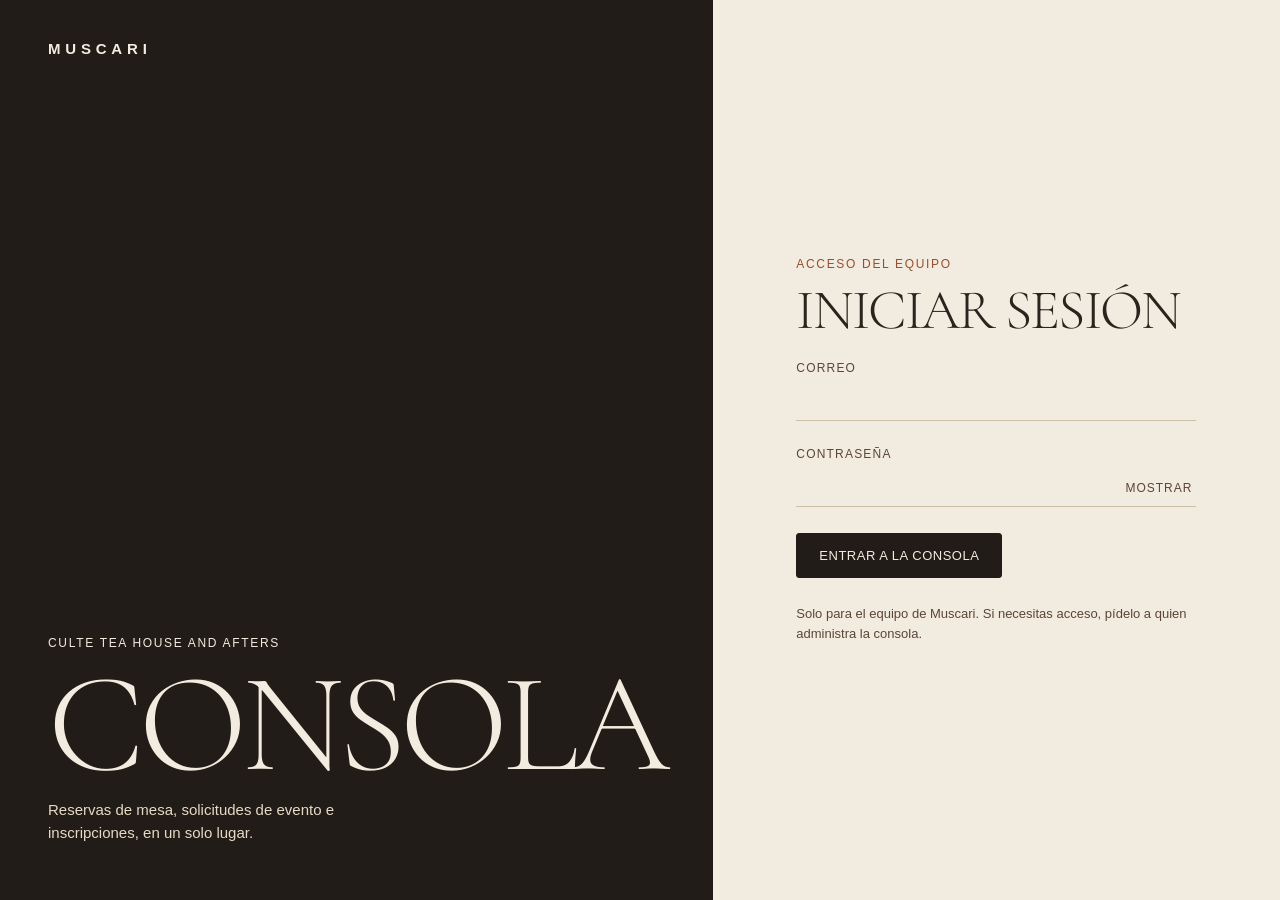
<file: index.html>
<!doctype html>
<html lang="es">

<head>
  <meta charset="UTF-8" />
  <meta name="viewport" content="width=device-width, initial-scale=1.0" />
  <meta name="robots" content="noindex, nofollow" />

  <title>Iniciar sesión — Consola Muscari</title>

  <link href="https://api.fontshare.com/v2/css?f[]=satoshi@500,700&display=swap" rel="stylesheet" />
  <link rel="preconnect" href="https://fonts.googleapis.com" />
  <link href="https://fonts.googleapis.com/css2?family=Cormorant+Garamond:wght@300;400&display=swap" rel="stylesheet" />

  <link rel="stylesheet" href="css/consola.css" />
</head>

<body class="login-body">
  <main class="login">
    <!-- PANEL DE MARCA -->
    <section class="login__brand">
      <span class="login__logo">MUSCARI</span>

      <div class="login__brand-text">
        <span class="eyebrow">Culte tea house and afters</span>
        <h1 class="login__title">Consola</h1>
        <p class="login__lead">
          Reservas de mesa, solicitudes de evento e inscripciones, en un solo lugar.
        </p>
      </div>
    </section>

    <!-- FORMULARIO DE ACCESO -->
    <section class="login__panel">
      <form class="login__form" id="form-login" novalidate>
        <div class="login__heading">
          <span class="eyebrow eyebrow--terracotta">Acceso del equipo</span>
          <h2 class="login__subtitle">Iniciar sesión</h2>
        </div>

        <div class="field">
          <label for="usuario">Correo</label>
          <input type="email" id="usuario" name="usuario" autocomplete="username" autocapitalize="none"
            spellcheck="false" required />
        </div>

        <div class="field">
          <label for="clave">Contraseña</label>
          <div class="field__password">
            <input type="password" id="clave" name="clave" autocomplete="current-password" required />
            <button type="button" class="field__toggle" id="ver-clave" aria-pressed="false">Mostrar</button>
          </div>
        </div>

        <p class="login__error" id="login-error" role="alert" hidden></p>

        <button type="submit" class="btn btn--dark login__submit">Entrar a la consola</button>

        <p class="login__note">
          Solo para el equipo de Muscari. Si necesitas acceso, pídelo a quien administra la consola.
        </p>
      </form>
    </section>
  </main>

  <script src="js/auth.js"></script>
  <script>
    (function () {
      "use strict";

      // Si ya hay sesión activa, ir directo a la consola.
      if (window.MuscariAuth.haySesion()) {
        window.location.replace("consola.html");
        return;
      }

      var form = document.getElementById("form-login");
      var errorEl = document.getElementById("login-error");
      var claveInput = document.getElementById("clave");
      var toggle = document.getElementById("ver-clave");

      // Botón Mostrar/Ocultar: alterna entre ver la contraseña y esconderla.
      toggle.addEventListener("click", function () {
        var visible = claveInput.type === "text";
        claveInput.type = visible ? "password" : "text";
        toggle.textContent = visible ? "Mostrar" : "Ocultar";
        toggle.setAttribute("aria-pressed", visible ? "false" : "true");
      });

      // Al enviar el formulario: revisa que haya correo y contraseña e intenta iniciar sesión.
      // Si sale bien entra a la consola; si no, muestra el error.
      form.addEventListener("submit", async function (event) {
        // preventDefault va antes de cualquier await, o el formulario se enviaría.
        event.preventDefault();

        var usuario = form.usuario.value.trim();
        var clave = form.clave.value;

        if (!usuario || !clave) {
          errorEl.textContent = "Escribe tu correo y tu contraseña.";
          errorEl.hidden = false;
          return;
        }

        var boton = form.querySelector(".login__submit");
        boton.disabled = true;

        var ok = await window.MuscariAuth.iniciarSesion(usuario, clave);

        if (ok) {
          window.location.replace("consola.html");
          return;
        }

        boton.disabled = false;
        errorEl.textContent = "Correo o contraseña incorrectos. Intenta de nuevo.";
        errorEl.hidden = false;
        form.clave.value = "";
        form.clave.focus();
      });
    })();
  </script>
</body>

</html>
</file>
<file: css/consola.css>
/* =========================================================
   CONSOLA MUSCARI — estilos
   Misma identidad visual del sitio: crema, tierra, verde y
   terracota; títulos en Cormorant Garamond y texto en Satoshi.
   MOBILE FIRST
========================================================= */

:root {
  --crema: #F2EBDF;
  --arena: #E6DAC6;
  --linea: #CDBFA8;
  --oscuro: #211C17;
  --texto: #2B241E;
  --texto-suave: #5A4636;
  --verde: #4D5E3A;
  --terracota: #B5613C;
  --terracota-texto: #9A4E2B;
  --blanco: #FFFFFF;
}

* {
  box-sizing: border-box;
}

html {
  scroll-behavior: smooth;
}

body {
  margin: 0;

  background: var(--crema);
  color: var(--texto);

  font-family: Satoshi, "DM Sans", sans-serif;
  -webkit-font-smoothing: antialiased;
}

a {
  color: inherit;
  text-decoration: none;
}

button,
input,
select,
textarea {
  font-family: inherit;
}

:focus-visible {
  outline: 2px solid var(--terracota);
  outline-offset: 2px;
}

[hidden] {
  display: none !important;
}

.solo-lectores {
  position: absolute;

  width: 1px;
  height: 1px;

  overflow: hidden;
  clip: rect(0 0 0 0);
  white-space: nowrap;
}

.skip-link {
  position: absolute;
  top: -48px;
  left: 12px;
  z-index: 100;

  padding: 10px 14px;

  background: var(--crema);
  color: var(--texto);

  border-radius: 3px;
}

.skip-link:focus {
  top: 12px;
}

.eyebrow {
  font-size: 12px;

  text-transform: uppercase;

  letter-spacing: .14em;
}

.eyebrow--terracotta {
  color: var(--terracota-texto);
}


/* =========================
   BOTONES
========================= */

.btn {
  padding: 14px 22px;

  border: 1px solid var(--texto);
  border-radius: 3px;

  background: transparent;
  color: var(--texto);

  font-size: 13px;
  text-transform: uppercase;
  letter-spacing: .04em;

  cursor: pointer;

  transition: background .4s, color .4s, border-color .4s, opacity .3s;
}

.btn:hover {
  background: var(--texto);
  color: var(--crema);
}

.btn[disabled] {
  opacity: .55;
  cursor: default;
}

.btn--dark {
  background: var(--oscuro);
  border-color: var(--oscuro);
  color: var(--crema);
}

.btn--dark:hover {
  background: var(--verde);
  border-color: var(--verde);
}

.btn--outline:hover {
  background: var(--texto);
}

.btn--green {
  background: var(--verde);
  border-color: var(--verde);
  color: var(--crema);
}

.btn--green:hover {
  background: var(--oscuro);
  border-color: var(--oscuro);
}

.btn--danger {
  border-color: var(--terracota-texto);
  color: var(--terracota-texto);
}

.btn--danger:hover {
  background: var(--terracota-texto);
  border-color: var(--terracota-texto);
  color: var(--crema);
}

.btn--ghost-light {
  border-color: var(--crema);
  color: var(--crema);
}

.btn--ghost-light:hover {
  background: var(--crema);
  color: var(--oscuro);
}

.btn--small {
  padding: 9px 14px;
}


/* =========================
   CAMPOS DE FORMULARIO
========================= */

.field,
.campo {
  display: flex;
  flex-direction: column;

  gap: 8px;
}

.field label,
.campo label {
  font-size: 12px;

  text-transform: uppercase;

  letter-spacing: .1em;

  color: var(--texto-suave);
}

.field input,
.campo input,
.campo select {
  width: 100%;

  padding: 10px 2px;

  background: transparent;

  border: 0;
  border-bottom: 1px solid var(--linea);
  border-radius: 0;

  font-size: 15px;
  color: var(--texto);

  transition: border-color .3s;
}

.field input:focus,
.campo input:focus,
.campo select:focus {
  outline: none;

  border-bottom-color: var(--terracota);
}

.field__password {
  position: relative;
}

.field__password input {
  padding-right: 84px;
}

.field__toggle {
  position: absolute;
  right: 0;
  top: 50%;

  transform: translateY(-50%);

  padding: 6px 4px;

  background: transparent;
  border: 0;

  color: var(--texto-suave);

  font-size: 12px;
  text-transform: uppercase;
  letter-spacing: .08em;

  cursor: pointer;
}

.field__toggle:hover {
  color: var(--terracota-texto);
}


/* =========================
   INICIO DE SESIÓN
========================= */

.login {
  min-height: 100vh;

  display: grid;
  grid-template-columns: 1fr;
}

.login__brand {
  display: flex;
  flex-direction: column;
  justify-content: space-between;

  gap: 48px;

  padding: 28px clamp(20px, 4vw, 48px) 40px;

  background: var(--oscuro);
  color: var(--crema);
}

.login__logo {
  font-size: 15px;
  font-weight: 700;
  letter-spacing: .32em;
}

.login__brand-text {
  display: flex;
  flex-direction: column;

  gap: 18px;
}

.login__title {
  margin: 0;

  font-family: "Cormorant Garamond", serif;
  font-weight: 300;

  font-size: clamp(64px, 11vw, 150px);

  line-height: .8;

  letter-spacing: -.04em;

  text-transform: uppercase;
}

.login__lead {
  max-width: 380px;

  margin: 0;

  color: var(--arena);

  font-size: 15px;
  line-height: 1.5;
}

.login__panel {
  display: flex;
  align-items: center;
  justify-content: center;

  padding: 48px clamp(20px, 4vw, 48px);
}

.login__form {
  width: 100%;
  max-width: 400px;

  display: flex;
  flex-direction: column;

  gap: 26px;
}

.login__heading {
  display: flex;
  flex-direction: column;

  gap: 14px;
}

.login__subtitle {
  margin: 0;

  font-family: "Cormorant Garamond", serif;
  font-weight: 300;

  font-size: clamp(40px, 5vw, 56px);

  line-height: .9;

  letter-spacing: -.03em;

  text-transform: uppercase;
}

.login__error {
  margin: 0;

  color: var(--terracota-texto);

  font-size: 14px;
  line-height: 1.4;
}

.login__submit {
  align-self: flex-start;
}

.login__note {
  margin: 0;

  color: var(--texto-suave);

  font-size: 13px;
  line-height: 1.5;
}


/* =========================
   CONSOLA — ESTRUCTURA
========================= */

.topbar {
  position: sticky;
  top: 0;
  z-index: 20;

  display: flex;
  flex-wrap: wrap;
  align-items: center;
  justify-content: space-between;

  gap: 12px 24px;

  padding: 16px clamp(16px, 3vw, 32px);

  background: var(--oscuro);
  color: var(--crema);
}

.topbar__brand {
  display: flex;
  align-items: baseline;

  gap: 16px;
}

.topbar__logo {
  font-size: 15px;
  font-weight: 700;
  letter-spacing: .32em;
}

.topbar__tag {
  font-size: 12px;
  text-transform: uppercase;
  letter-spacing: .14em;

  color: var(--arena);
}

.topbar__user {
  display: flex;
  align-items: center;

  gap: 16px;
}

.topbar__name {
  font-size: 13px;

  color: var(--arena);
}

.topbar .btn {
  padding: 10px 16px;
}

.shell {
  display: grid;
  grid-template-columns: minmax(0, 1fr);

  min-height: calc(100vh - 66px);
}

.sidebar {
  background: var(--arena);

  border-bottom: 1px solid var(--linea);
}

.sidebar__list {
  display: flex;

  margin: 0;
  padding: 0 8px;

  list-style: none;

  overflow-x: auto;
}

.sidebar__link {
  display: flex;
  align-items: center;

  gap: 10px;

  padding: 16px 14px;

  border-bottom: 2px solid transparent;

  font-size: 13px;
  text-transform: uppercase;
  letter-spacing: .04em;
  white-space: nowrap;

  color: var(--texto-suave);

  transition: color .3s, border-color .3s;
}

.sidebar__link:hover {
  color: var(--texto);
}

.sidebar__link[aria-current="page"] {
  color: var(--texto);

  border-bottom-color: var(--terracota);
}

.sidebar__badge {
  min-width: 22px;

  padding: 2px 7px;

  background: var(--terracota-texto);
  color: var(--crema);

  border-radius: 999px;

  font-size: 12px;
  text-align: center;
  letter-spacing: 0;
}

.content {
  min-width: 0;

  padding: clamp(24px, 4vw, 48px) clamp(16px, 3vw, 40px) 80px;
}

.content:focus {
  outline: none;
}

.banner {
  margin: 0 0 28px;

  padding: 12px 16px;

  background: var(--arena);
  border-left: 3px solid var(--terracota);

  color: var(--texto-suave);

  font-size: 13px;
  line-height: 1.5;
}

.cargando {
  color: var(--texto-suave);
}

.error-caja {
  display: flex;
  flex-direction: column;
  align-items: flex-start;

  gap: 16px;

  padding: 24px;

  border: 1px solid var(--linea);
  color: var(--terracota-texto);
}

.error-caja p {
  margin: 0;
}


/* =========================
   ENCABEZADO DE VISTA
========================= */

.encabezado {
  display: flex;
  flex-wrap: wrap;
  align-items: flex-end;
  justify-content: space-between;

  gap: 16px 24px;

  margin-bottom: 32px;
}

.encabezado__titulo {
  margin: 0 0 12px;

  font-family: "Cormorant Garamond", serif;
  font-weight: 300;

  font-size: clamp(44px, 6vw, 80px);

  line-height: .84;

  letter-spacing: -.04em;

  text-transform: uppercase;
}

.encabezado__texto {
  max-width: 460px;

  margin: 0;

  color: var(--texto-suave);

  font-size: 15px;
  line-height: 1.5;
}

.encabezado__acciones {
  display: flex;
  flex-wrap: wrap;
  align-items: center;

  gap: 12px;
}


/* =========================
   RESUMEN
========================= */

.tarjetas {
  display: grid;
  grid-template-columns: 1fr;

  gap: 16px;

  margin-bottom: 32px;
}

.tarjeta {
  display: flex;
  flex-direction: column;

  gap: 8px;

  padding: 24px;

  background: var(--oscuro);
  color: var(--crema);

  transition: background .5s;
}

.tarjeta:nth-child(2) {
  background: var(--verde);
}

.tarjeta:nth-child(3) {
  background: var(--texto-suave);
}

.tarjeta:hover {
  background: #000;
}

.tarjeta__numero {
  font-family: "Cormorant Garamond", serif;
  font-weight: 300;

  font-size: 72px;

  line-height: .9;

  letter-spacing: -.03em;
}

.tarjeta__texto {
  font-size: 14px;
}

.tarjeta__pie {
  margin-top: 8px;

  color: var(--arena);

  font-size: 12px;
  text-transform: uppercase;
  letter-spacing: .1em;
}

.doble {
  display: grid;
  grid-template-columns: 1fr;

  gap: 24px;
}

.panel {
  padding: 24px;

  border: 1px solid var(--linea);
}

.panel__titulo {
  margin: 0 0 16px;

  font-size: 12px;
  font-weight: 500;
  text-transform: uppercase;
  letter-spacing: .14em;

  color: var(--terracota-texto);
}

.lista-corta {
  margin: 0;
  padding: 0;

  list-style: none;
}

.lista-corta li + li {
  border-top: 1px solid var(--linea);
}

.lista-corta__item {
  width: 100%;

  display: flex;
  align-items: center;
  justify-content: space-between;

  gap: 16px;

  padding: 14px 0;

  background: transparent;
  border: 0;

  color: var(--texto);
  text-align: left;

  cursor: pointer;
}

.lista-corta__item:hover strong {
  color: var(--terracota-texto);
}

.lista-corta__quien {
  display: flex;
  flex-direction: column;

  gap: 4px;

  font-size: 14px;
}

.lista-corta__quien span {
  color: var(--texto-suave);

  font-size: 13px;
}

.vacio {
  margin: 0;

  color: var(--texto-suave);

  font-size: 14px;
}


/* =========================
   ESTADOS
========================= */

.estado {
  display: inline-block;

  padding: 4px 10px;

  border-radius: 999px;

  font-size: 12px;
  white-space: nowrap;
}

.estado--pendiente {
  background: #F3DCCD;
  color: #7A3A1B;
}

.estado--confirmada {
  background: #DCE5CD;
  color: #2F3D22;
}

.estado--cancelada {
  background: #E3DDD2;
  color: #5A4636;

  text-decoration: line-through;
}


/* =========================
   HERRAMIENTAS Y TABLA
========================= */

.herramientas {
  display: grid;
  grid-template-columns: 1fr;
  align-items: end;

  gap: 20px;

  margin-bottom: 20px;
}

.herramientas__contador {
  margin: 0;

  color: var(--texto-suave);

  font-size: 13px;
}

.tabla-caja {
  border: 1px solid var(--linea);
}

.tabla {
  width: 100%;

  border-collapse: collapse;

  font-size: 14px;
}

.tabla thead {
  /* En móvil cada fila es una tarjeta, no hace falta el encabezado visible */
  position: absolute;

  width: 1px;
  height: 1px;

  overflow: hidden;
  clip: rect(0 0 0 0);
}

.tabla tr {
  display: block;

  padding: 14px 16px;

  border-bottom: 1px solid var(--linea);
}

.tabla tr:last-child {
  border-bottom: 0;
}

.tabla td {
  display: flex;
  justify-content: space-between;

  gap: 16px;

  padding: 5px 0;
}

.tabla td[data-label]::before {
  content: attr(data-label);

  color: var(--texto-suave);

  font-size: 12px;
  text-transform: uppercase;
  letter-spacing: .08em;
}

.tabla__accion {
  justify-content: flex-end !important;

  padding-top: 10px !important;
}

td.vacio {
  display: block;

  padding: 24px 0;
}


/* =========================
   DETALLE (ventana)
========================= */

.detalle {
  width: min(560px, calc(100vw - 24px));
  max-height: calc(100vh - 24px);

  padding: 0;

  background: var(--crema);
  color: var(--texto);

  border: 1px solid var(--linea);
  border-radius: 3px;

  overflow-y: auto;
}

.detalle::backdrop {
  background: rgba(33, 28, 23, .6);
}

.detalle[open] {
  display: flex;
  flex-direction: column;
}

.detalle__head {
  display: flex;
  align-items: flex-start;
  justify-content: space-between;

  gap: 16px;

  padding: 24px 24px 18px;
}

.detalle__title {
  margin: 10px 0 6px;

  font-family: "Cormorant Garamond", serif;
  font-weight: 300;

  font-size: 44px;

  line-height: .9;

  letter-spacing: -.03em;

  text-transform: uppercase;
}

.detalle__meta {
  margin: 0;

  color: var(--texto-suave);

  font-size: 13px;
}

.detalle__close {
  padding: 8px 10px;

  background: transparent;
  border: 1px solid var(--linea);
  border-radius: 3px;

  color: var(--texto);

  font-size: 14px;

  cursor: pointer;
}

.detalle__close:hover {
  background: var(--arena);
}

.detalle__estado {
  display: flex;
  align-items: center;
  justify-content: space-between;

  padding: 12px 24px;

  background: var(--arena);

  font-size: 12px;
  text-transform: uppercase;
  letter-spacing: .1em;

  color: var(--texto-suave);
}

.detalle__lista {
  margin: 0;
  padding: 8px 24px;
}

.detalle__fila {
  display: grid;
  grid-template-columns: 1fr;

  gap: 4px;

  padding: 12px 0;

  border-bottom: 1px solid var(--linea);
}

.detalle__fila dt {
  color: var(--texto-suave);

  font-size: 12px;
  text-transform: uppercase;
  letter-spacing: .1em;
}

.detalle__fila dd {
  margin: 0;

  font-size: 15px;
  line-height: 1.5;

  overflow-wrap: anywhere;
}

.detalle__fila dd a {
  border-bottom: 1px solid var(--terracota);
}

.detalle__vacio {
  color: var(--texto-suave);
}

.detalle__acciones {
  display: flex;
  flex-wrap: wrap;

  gap: 12px;

  padding: 20px 24px 24px;
}


/* =========================
   AVISO
========================= */

.toast {
  position: fixed;
  left: 50%;
  bottom: 24px;
  z-index: 60;

  max-width: calc(100vw - 32px);

  padding: 14px 20px;

  background: var(--oscuro);
  color: var(--crema);

  border-radius: 3px;

  font-size: 14px;

  opacity: 0;
  transform: translate(-50%, 12px);
  pointer-events: none;

  transition: opacity .3s, transform .3s;
}

.toast--visible {
  opacity: 1;
  transform: translate(-50%, 0);
}


/* =========================
   CALENDARIO
========================= */

.cal-layout {
  display: grid;

  gap: 24px;

  align-items: start;
}

.cal {
  border: 1px solid var(--linea);

  background: transparent;
}

.cal__nav {
  display: flex;
  flex-wrap: wrap;
  align-items: center;
  justify-content: space-between;

  gap: 12px 16px;

  padding: 16px 18px;

  background: var(--arena);

  border-bottom: 1px solid var(--linea);
}

.cal__mes {
  margin: 0;

  font-family: "Cormorant Garamond", serif;
  font-weight: 300;

  font-size: clamp(32px, 4vw, 48px);

  line-height: .85;

  letter-spacing: -.03em;

  text-transform: uppercase;
}

.cal__nav-acciones {
  display: flex;
  flex-wrap: wrap;

  gap: 8px;
}

.cal__nombres,
.cal__dias {
  display: grid;
  grid-template-columns: repeat(7, minmax(0, 1fr));
}

.cal__nombre {
  padding: 10px 2px;

  border-bottom: 1px solid var(--linea);

  color: var(--texto-suave);

  font-size: 11px;
  text-align: center;
  text-transform: uppercase;
  letter-spacing: .06em;
}

.cal__dia {
  appearance: none;

  display: flex;
  flex-direction: column;
  align-items: center;
  justify-content: center;

  gap: 6px;

  min-height: 64px;
  padding: 8px 2px;

  background: transparent;
  color: var(--texto);

  border: 0;
  border-right: 1px solid var(--linea);
  border-bottom: 1px solid var(--linea);

  cursor: pointer;

  transition: background .25s, color .25s;
}

.cal__dia:nth-child(7n) {
  border-right: 0;
}

.cal__dia:nth-last-child(-n + 7) {
  border-bottom: 0;
}

.cal__numero {
  font-family: "Cormorant Garamond", serif;
  font-weight: 400;

  font-size: 22px;

  line-height: 1;
}

.cal__dia--otro {
  color: var(--texto-suave);
}

.cal__dia--hoy:not(.cal__dia--activo) {
  box-shadow: inset 0 -2px 0 var(--terracota);
}

.cal__dia:hover,
.cal__dia:focus-visible {
  background: var(--oscuro);
  color: var(--crema);

  z-index: 1;
}

.cal__dia--activo {
  background: var(--verde);
  color: var(--crema);
}

.cal__dia--activo:hover,
.cal__dia--activo:focus-visible {
  background: var(--oscuro);
}

.cal__marcas {
  display: flex;
  align-items: center;
  justify-content: center;

  gap: 5px;

  min-height: 8px;
}

.cal__punto {
  display: inline-block;

  width: 8px;
  height: 8px;

  border-radius: 50%;

  flex: none;
}

.cal__punto--mesa {
  background: var(--verde);

  box-shadow: 0 0 0 2px rgba(77, 94, 58, .28);
}

.cal__punto--evento {
  background: var(--terracota);

  box-shadow: 0 0 0 2px rgba(181, 97, 60, .28);
}

.cal__dia:hover .cal__punto--mesa,
.cal__dia:focus-visible .cal__punto--mesa,
.cal__dia--activo .cal__punto--mesa {
  background: var(--crema);

  box-shadow: 0 0 0 2px rgba(242, 235, 223, .4);
}

.cal__dia:hover .cal__punto--evento,
.cal__dia:focus-visible .cal__punto--evento,
.cal__dia--activo .cal__punto--evento {
  background: var(--arena);

  box-shadow: 0 0 0 2px rgba(230, 218, 198, .55);
}

.cal__leyenda {
  display: flex;
  flex-wrap: wrap;

  gap: 8px 20px;

  padding: 12px 18px;

  border-top: 1px solid var(--linea);

  color: var(--texto-suave);

  font-size: 12px;
  text-transform: uppercase;
  letter-spacing: .08em;
}

.cal__leyenda span {
  display: inline-flex;
  align-items: center;

  gap: 8px;
}

.dia-panel {
  padding: 24px;

  border: 1px solid var(--linea);
}

.dia-panel__fecha {
  margin: 10px 0 8px;

  font-family: "Cormorant Garamond", serif;
  font-weight: 300;

  font-size: clamp(36px, 4vw, 56px);

  line-height: .88;

  letter-spacing: -.03em;

  text-transform: uppercase;
}

.dia-panel__resumen {
  margin: 0 0 8px;

  color: var(--texto-suave);

  font-size: 14px;
  line-height: 1.5;
}

.dia-panel__bloque + .dia-panel__bloque {
  margin-top: 28px;
}

@media (max-width: 899px) {
  .dia-panel {
    scroll-margin-top: 120px;
  }
}

@media (max-width: 520px) {
  .cal__nombre {
    font-size: 10px;
    letter-spacing: .02em;
  }

  .cal__dia {
    min-height: 48px;
    gap: 4px;
  }

  .cal__numero {
    font-size: 16px;
  }
}

@media (min-width: 900px) {
  .cal-layout {
    grid-template-columns: minmax(0, 1.35fr) minmax(280px, .75fr);
  }

  .cal__dia {
    min-height: 76px;
  }
}


/* =========================
   TABLET / ESCRITORIO
========================= */

@media (min-width: 640px) {
  .tarjetas {
    grid-template-columns: repeat(3, 1fr);
  }

  .herramientas {
    grid-template-columns: minmax(220px, 360px) 200px 1fr;
  }

  .herramientas__contador {
    text-align: right;
  }

  .detalle__fila {
    grid-template-columns: 170px 1fr;

    gap: 16px;
  }
}

@media (min-width: 900px) {
  .login {
    grid-template-columns: 1.1fr 1fr;
  }

  .login__brand {
    padding-top: 40px;
    padding-bottom: 56px;
  }

  .shell {
    grid-template-columns: 260px minmax(0, 1fr);
  }

  .sidebar {
    border-bottom: 0;
    border-right: 1px solid var(--linea);
  }

  .sidebar__list {
    position: sticky;
    top: 66px;

    flex-direction: column;

    padding: 24px 0;

    overflow: visible;
  }

  .sidebar__link {
    justify-content: space-between;

    padding: 14px 24px;

    border-bottom: 0;
    border-left: 3px solid transparent;
  }

  .sidebar__link[aria-current="page"] {
    background: var(--crema);

    border-left-color: var(--terracota);
  }

  .doble {
    grid-template-columns: 1fr 1fr;
  }

  /* Tabla real en escritorio */
  .tabla thead {
    position: static;

    width: auto;
    height: auto;

    overflow: visible;
    clip: auto;
  }

  .tabla tr {
    display: table-row;

    padding: 0;
  }

  .tabla th {
    padding: 14px 16px;

    background: var(--arena);

    text-align: left;
    font-size: 12px;
    font-weight: 500;
    text-transform: uppercase;
    letter-spacing: .1em;

    color: var(--texto-suave);
  }

  .tabla td {
    display: table-cell;

    padding: 14px 16px;

    vertical-align: middle;
  }

  .tabla td[data-label]::before {
    content: none;
  }

  .tabla tbody tr:hover {
    background: rgba(230, 218, 198, .45);
  }

  .tabla__accion {
    text-align: right;
  }

  td.vacio {
    display: table-cell;
  }
}

@media (prefers-reduced-motion: reduce) {

  *,
  *::before,
  *::after {
    animation: none !important;

    transition: none !important;

    scroll-behavior: auto !important;
  }
}

/* Eliminar solicitud (confirmación en dos pasos) */
.detalle__eliminar {
  display: inline-flex;
  flex-wrap: wrap;
  gap: 12px;

  margin-left: auto;
}

.detalle__eliminar [hidden] {
  display: none;
}
</file>
